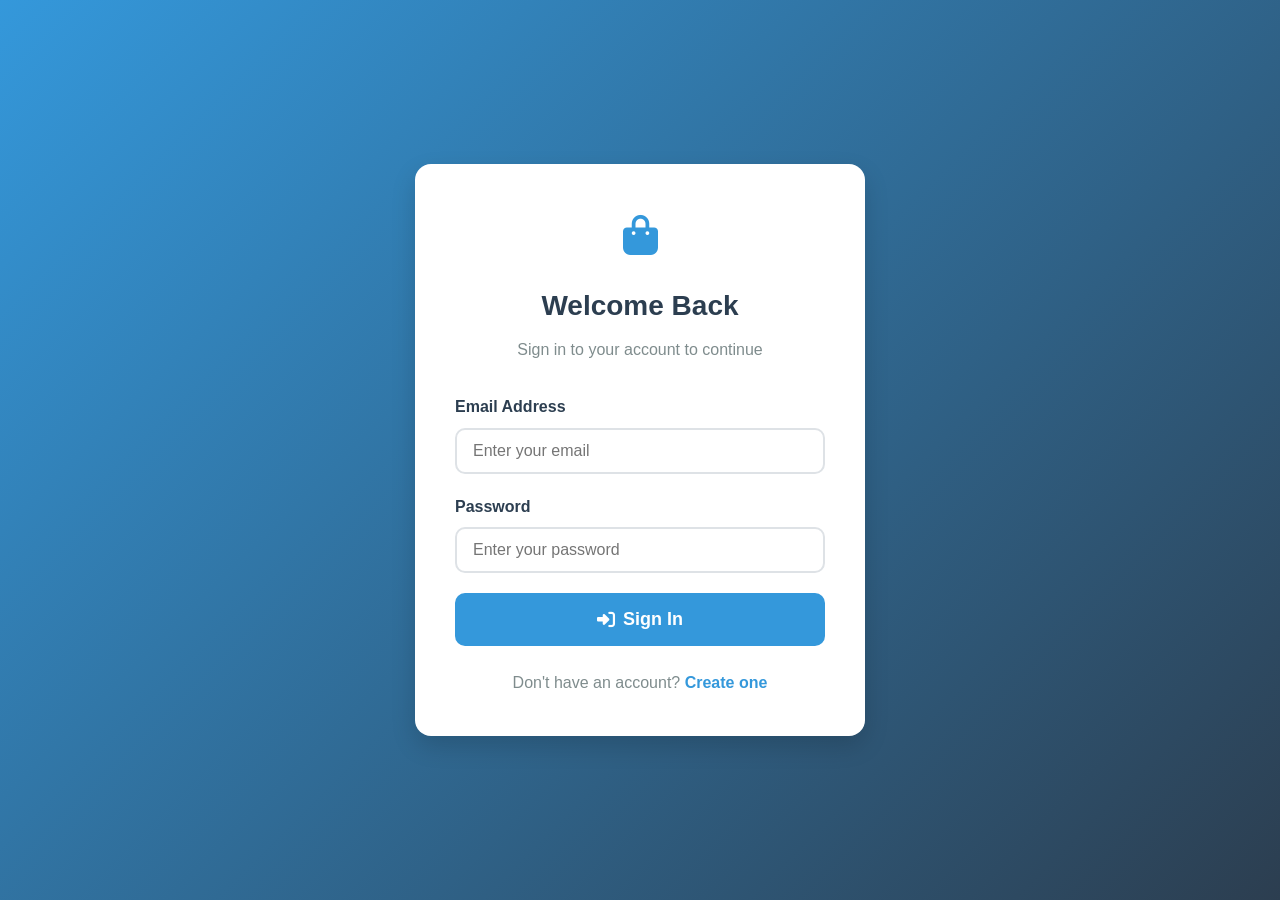
<file: admin.html>
<!DOCTYPE html>
<html lang="en">
<head>
  <meta charset="UTF-8">
  <meta name="viewport" content="width=device-width, initial-scale=1.0">
  <title>Admin Dashboard - ShopHub</title>
  <link rel="stylesheet" href="css/style.css">
  <link rel="stylesheet" href="https://cdnjs.cloudflare.com/ajax/libs/font-awesome/6.4.0/css/all.min.css">
</head>
<body>
  <!-- Navbar -->
  <nav class="navbar">
    <div class="navbar-container">
      <a href="index.html" class="navbar-brand">
        <i class="fas fa-shopping-bag"></i>
        <span>ShopHub</span>
      </a>

      <div class="navbar-search d-none">
        <i class="fas fa-search"></i>
        <input type="text" placeholder="Search...">
      </div>

      <button class="mobile-menu-btn">
        <i class="fas fa-bars"></i>
      </button>

      <div class="navbar-nav">
        <!-- Populated by JavaScript -->
      </div>
    </div>
  </nav>

  <!-- Admin Layout -->
  <div class="admin-layout">
    <!-- Sidebar -->
    <aside class="admin-sidebar">
      <h2 class="admin-sidebar-title">Admin Panel</h2>
      <nav class="admin-nav">
        <div class="admin-nav-item active" data-section="dashboard" onclick="showSection('dashboard')">
          <i class="fas fa-tachometer-alt"></i>
          <span>Dashboard</span>
        </div>
        <div class="admin-nav-item" data-section="products" onclick="showSection('products')">
          <i class="fas fa-box"></i>
          <span>Products</span>
        </div>
        <div class="admin-nav-item" data-section="categories" onclick="showSection('categories')">
          <i class="fas fa-tags"></i>
          <span>Categories</span>
        </div>
        <div class="admin-nav-item" data-section="orders" onclick="showSection('orders')">
          <i class="fas fa-shopping-cart"></i>
          <span>Orders</span>
        </div>
      </nav>
    </aside>

    <!-- Main Content -->
    <main class="admin-content">
      <!-- Dashboard Section -->
      <section id="dashboard-section" class="admin-section">
        <div class="admin-header">
          <h1 class="page-title">Dashboard</h1>
        </div>

        <div class="admin-stats" id="admin-stats">
          <div class="stat-card">
            <div class="stat-card-icon primary">
              <i class="fas fa-box"></i>
            </div>
            <div class="stat-card-value" id="total-products">0</div>
            <div class="stat-card-label">Total Products</div>
          </div>

          <div class="stat-card">
            <div class="stat-card-icon success">
              <i class="fas fa-tags"></i>
            </div>
            <div class="stat-card-value" id="total-categories">0</div>
            <div class="stat-card-label">Categories</div>
          </div>

          <div class="stat-card">
            <div class="stat-card-icon warning">
              <i class="fas fa-shopping-cart"></i>
            </div>
            <div class="stat-card-value" id="total-orders">0</div>
            <div class="stat-card-label">Total Orders</div>
          </div>

          <div class="stat-card">
            <div class="stat-card-icon danger">
              <i class="fas fa-clock"></i>
            </div>
            <div class="stat-card-value" id="pending-orders">0</div>
            <div class="stat-card-label">Pending Orders</div>
          </div>
        </div>

        <!-- Recent Orders -->
        <div class="table-container">
          <div class="table-header">
            <h3 class="table-title">Recent Orders</h3>
            <button class="btn btn-sm btn-outline" onclick="showSection('orders')">
              View All
            </button>
          </div>
          <table class="table">
            <thead>
              <tr>
                <th>Order ID</th>
                <th>Customer</th>
                <th>Total</th>
                <th>Status</th>
                <th>Date</th>
              </tr>
            </thead>
            <tbody id="recent-orders-table">
              <!-- Loaded by JavaScript -->
            </tbody>
          </table>
        </div>
      </section>

      <!-- Products Section -->
      <section id="products-section" class="admin-section d-none">
        <div class="admin-header">
          <h1 class="page-title">Products</h1>
          <button class="btn btn-primary" onclick="openProductModal()">
            <i class="fas fa-plus"></i>
            Add Product
          </button>
        </div>

        <div class="table-container">
          <table class="table">
            <thead>
              <tr>
                <th>ID</th>
                <th>Image</th>
                <th>Name</th>
                <th>Price</th>
                <th>Stock</th>
                <th>Category</th>
                <th>Actions</th>
              </tr>
            </thead>
            <tbody id="products-table">
              <!-- Loaded by JavaScript -->
            </tbody>
          </table>
        </div>
      </section>

      <!-- Categories Section -->
      <section id="categories-section" class="admin-section d-none">
        <div class="admin-header">
          <h1 class="page-title">Categories</h1>
          <button class="btn btn-primary" onclick="openCategoryModal()">
            <i class="fas fa-plus"></i>
            Add Category
          </button>
        </div>

        <div class="table-container">
          <table class="table">
            <thead>
              <tr>
                <th>ID</th>
                <th>Name</th>
                <th>Description</th>
                <th>Products</th>
                <th>Actions</th>
              </tr>
            </thead>
            <tbody id="categories-table">
              <!-- Loaded by JavaScript -->
            </tbody>
          </table>
        </div>
      </section>

      <!-- Orders Section -->
      <section id="orders-section" class="admin-section d-none">
        <div class="admin-header">
          <h1 class="page-title">Orders</h1>
        </div>

        <div class="table-container">
          <table class="table">
            <thead>
              <tr>
                <th>Order ID</th>
                <th>Customer</th>
                <th>Items</th>
                <th>Total</th>
                <th>Status</th>
                <th>Date</th>
                <th>Actions</th>
              </tr>
            </thead>
            <tbody id="orders-table">
              <!-- Loaded by JavaScript -->
            </tbody>
          </table>
        </div>
      </section>
    </main>
  </div>

  <!-- Product Modal -->
  <div class="modal-overlay" id="product-modal">
    <div class="modal">
      <div class="modal-header">
        <h3 class="modal-title" id="product-modal-title">Add Product</h3>
        <button class="modal-close" onclick="closeModal('product-modal')">
          <i class="fas fa-times"></i>
        </button>
      </div>
      <div class="modal-body">
        <form id="product-form">
          <input type="hidden" id="product-id">
          
          <div class="form-group">
            <label class="form-label" for="product-name">Product Name</label>
            <input type="text" id="product-name" class="form-control" required>
          </div>

          <div class="form-group">
            <label class="form-label" for="product-description">Description</label>
            <textarea id="product-description" class="form-control" rows="3"></textarea>
          </div>

          <div class="form-group">
            <label class="form-label" for="product-price">Price ($)</label>
            <input type="number" id="product-price" class="form-control" step="0.01" min="0" required>
          </div>

          <div class="form-group">
            <label class="form-label" for="product-stock">Stock</label>
            <input type="number" id="product-stock" class="form-control" min="0" required>
          </div>

          <div class="form-group">
            <label class="form-label" for="product-category">Category</label>
            <select id="product-category" class="form-control" required>
              <option value="">Select a category</option>
              <!-- Options loaded by JavaScript -->
            </select>
          </div>

          <div class="form-group">
            <label class="form-label" for="product-image">Image URL</label>
            <input type="url" id="product-image" class="form-control" placeholder="https://example.com/image.jpg">
          </div>
        </form>
      </div>
      <div class="modal-footer">
        <button type="button" class="btn btn-secondary" onclick="closeModal('product-modal')">Cancel</button>
        <button type="button" class="btn btn-primary" id="save-product-btn" onclick="saveProduct()">
          <i class="fas fa-save"></i>
          Save Product
        </button>
      </div>
    </div>
  </div>

  <!-- Category Modal -->
  <div class="modal-overlay" id="category-modal">
    <div class="modal">
      <div class="modal-header">
        <h3 class="modal-title" id="category-modal-title">Add Category</h3>
        <button class="modal-close" onclick="closeModal('category-modal')">
          <i class="fas fa-times"></i>
        </button>
      </div>
      <div class="modal-body">
        <form id="category-form">
          <input type="hidden" id="category-id">
          
          <div class="form-group">
            <label class="form-label" for="category-name">Category Name</label>
            <input type="text" id="category-name" class="form-control" required>
          </div>

          <div class="form-group">
            <label class="form-label" for="category-description">Description</label>
            <textarea id="category-description" class="form-control" rows="3"></textarea>
          </div>
        </form>
      </div>
      <div class="modal-footer">
        <button type="button" class="btn btn-secondary" onclick="closeModal('category-modal')">Cancel</button>
        <button type="button" class="btn btn-primary" id="save-category-btn" onclick="saveCategory()">
          <i class="fas fa-save"></i>
          Save Category
        </button>
      </div>
    </div>
  </div>

  <script src="js/app.js"></script>
  <script>
    // Data storage
    let products = [];
    let categories = [];
    let orders = [];
    let currentSection = 'dashboard';

    // Initialize page
    document.addEventListener('DOMContentLoaded', async () => {
      if (!requireAdmin()) return;
      await loadAllData();
    });

    async function loadAllData() {
      showLoading();

      try {
        // Load all data in parallel
        const [productsData, categoriesData, ordersData] = await Promise.all([
          fetchProducts(1, 100),
          fetchCategories(),
          fetchAllOrders().catch(() => [])
        ]);

        // Handle different response structures
        if (Array.isArray(productsData)) {
          products = productsData;
        } else if (productsData.items) {
          products = productsData.items;
        } else if (productsData.products) {
          products = productsData.products;
        } else {
          products = [];
        }

        categories = categoriesData || [];

        if (Array.isArray(ordersData)) {
          orders = ordersData;
        } else if (ordersData.items) {
          orders = ordersData.items;
        } else if (ordersData.orders) {
          orders = ordersData.orders;
        } else {
          orders = [];
        }

        renderDashboard();
        renderProducts();
        renderCategories();
        renderOrders();
        populateCategorySelect();
      } catch (error) {
        showToast('error', 'Error', error.message);
      } finally {
        hideLoading();
      }
    }

    // Section Navigation
    function showSection(section) {
      currentSection = section;

      // Update nav items
      document.querySelectorAll('.admin-nav-item').forEach(item => {
        item.classList.toggle('active', item.dataset.section === section);
      });

      // Update sections
      document.querySelectorAll('.admin-section').forEach(sec => {
        sec.classList.add('d-none');
      });
      document.getElementById(`${section}-section`).classList.remove('d-none');
    }

    // Dashboard
    function renderDashboard() {
      document.getElementById('total-products').textContent = products.length;
      document.getElementById('total-categories').textContent = categories.length;
      document.getElementById('total-orders').textContent = orders.length;
      
      const pendingOrders = orders.filter(o => o.status.toLowerCase() === 'pending').length;
      document.getElementById('pending-orders').textContent = pendingOrders;

      // Recent orders
      const recentOrders = orders.slice(0, 5);
      document.getElementById('recent-orders-table').innerHTML = recentOrders.map(order => `
        <tr>
          <td>#${order.id}</td>
          <td>${order.user?.email || order.user_email || 'N/A'}</td>
          <td>${formatCurrency(order.total_amount || order.total)}</td>
          <td><span class="order-status ${getStatusClass(order.status)}">${order.status}</span></td>
          <td>${formatDate(order.created_at)}</td>
        </tr>
      `).join('') || '<tr><td colspan="5" class="text-center text-muted">No orders yet</td></tr>';
    }

    // Products
    function renderProducts() {
      document.getElementById('products-table').innerHTML = products.map(product => `
        <tr>
          <td>${product.id}</td>
          <td>
            <img src="${product.image_url || 'https://via.placeholder.com/50x50?text=No+Image'}" 
                 alt="${product.name}" 
                 style="width: 50px; height: 50px; object-fit: cover; border-radius: 4px;"
                 onerror="this.src='https://via.placeholder.com/50x50?text=No+Image'">
          </td>
          <td>${product.name}</td>
          <td>${formatCurrency(product.price)}</td>
          <td class="${product.stock < 10 ? 'text-danger fw-bold' : ''}">${product.stock}</td>
          <td>${product.category_name || 'N/A'}</td>
          <td>
            <div class="table-actions">
              <button class="action-btn edit" onclick="editProduct(${product.id})">
                <i class="fas fa-edit"></i>
              </button>
              <button class="action-btn delete" onclick="handleDeleteProduct(${product.id})">
                <i class="fas fa-trash"></i>
              </button>
            </div>
          </td>
        </tr>
      `).join('') || '<tr><td colspan="7" class="text-center text-muted">No products yet</td></tr>';
    }

    function populateCategorySelect() {
      const select = document.getElementById('product-category');
      select.innerHTML = '<option value="">Select a category</option>' +
        categories.map(c => `<option value="${c.id}">${c.name}</option>`).join('');
    }

    function openProductModal(product = null) {
      const modal = document.getElementById('product-modal');
      const title = document.getElementById('product-modal-title');
      
      if (product) {
        title.textContent = 'Edit Product';
        document.getElementById('product-id').value = product.id;
        document.getElementById('product-name').value = product.name;
        document.getElementById('product-description').value = product.description || '';
        document.getElementById('product-price').value = product.price;
        document.getElementById('product-stock').value = product.stock;
        document.getElementById('product-category').value = product.category_id || '';
        document.getElementById('product-image').value = product.image_url || '';
      } else {
        title.textContent = 'Add Product';
        document.getElementById('product-form').reset();
        document.getElementById('product-id').value = '';
      }

      openModal('product-modal');
    }

    function editProduct(productId) {
      const product = products.find(p => p.id === productId);
      if (product) {
        openProductModal(product);
      }
    }

    async function saveProduct() {
      const btn = document.getElementById('save-product-btn');
      setButtonLoading(btn, true);

      const productId = document.getElementById('product-id').value;
      const productData = {
        name: document.getElementById('product-name').value,
        description: document.getElementById('product-description').value,
        price: parseFloat(document.getElementById('product-price').value),
        stock: parseInt(document.getElementById('product-stock').value),
        category_id: parseInt(document.getElementById('product-category').value),
        image_url: document.getElementById('product-image').value || null,
      };

      try {
        if (productId) {
          await updateProduct(productId, productData);
          showToast('success', 'Product Updated', 'Product has been updated successfully.');
        } else {
          await createProduct(productData);
          showToast('success', 'Product Created', 'Product has been created successfully.');
        }

        closeModal('product-modal');
        await loadAllData();
      } catch (error) {
        showToast('error', 'Error', error.message);
      } finally {
        setButtonLoading(btn, false);
      }
    }

    async function handleDeleteProduct(productId) {
      if (await deleteProduct(productId)) {
        await loadAllData();
      }
    }

    // Categories
    function renderCategories() {
      document.getElementById('categories-table').innerHTML = categories.map(category => {
        const productCount = products.filter(p => p.category_id === category.id).length;
        return `
          <tr>
            <td>${category.id}</td>
            <td>${category.name}</td>
            <td>${category.description || '-'}</td>
            <td>${productCount}</td>
            <td>
              <div class="table-actions">
                <button class="action-btn edit" onclick="editCategory(${category.id})">
                  <i class="fas fa-edit"></i>
                </button>
                <button class="action-btn delete" onclick="handleDeleteCategory(${category.id})">
                  <i class="fas fa-trash"></i>
                </button>
              </div>
            </td>
          </tr>
        `;
      }).join('') || '<tr><td colspan="5" class="text-center text-muted">No categories yet</td></tr>';
    }

    function openCategoryModal(category = null) {
      const modal = document.getElementById('category-modal');
      const title = document.getElementById('category-modal-title');
      
      if (category) {
        title.textContent = 'Edit Category';
        document.getElementById('category-id').value = category.id;
        document.getElementById('category-name').value = category.name;
        document.getElementById('category-description').value = category.description || '';
      } else {
        title.textContent = 'Add Category';
        document.getElementById('category-form').reset();
        document.getElementById('category-id').value = '';
      }

      openModal('category-modal');
    }

    function editCategory(categoryId) {
      const category = categories.find(c => c.id === categoryId);
      if (category) {
        openCategoryModal(category);
      }
    }

    async function saveCategory() {
      const btn = document.getElementById('save-category-btn');
      setButtonLoading(btn, true);

      const categoryId = document.getElementById('category-id').value;
      const categoryData = {
        name: document.getElementById('category-name').value,
        description: document.getElementById('category-description').value,
      };

      try {
        if (categoryId) {
          await updateCategory(categoryId, categoryData);
          showToast('success', 'Category Updated', 'Category has been updated successfully.');
        } else {
          await createCategory(categoryData);
          showToast('success', 'Category Created', 'Category has been created successfully.');
        }

        closeModal('category-modal');
        await loadAllData();
      } catch (error) {
        showToast('error', 'Error', error.message);
      } finally {
        setButtonLoading(btn, false);
      }
    }

    async function handleDeleteCategory(categoryId) {
      if (await deleteCategory(categoryId)) {
        await loadAllData();
      }
    }

    // Orders
    function renderOrders() {
      document.getElementById('orders-table').innerHTML = orders.map(order => {
        const itemCount = order.items?.length || order.order_items?.length || 0;
        return `
          <tr>
            <td>#${order.id}</td>
            <td>${order.user?.email || order.user_email || 'N/A'}</td>
            <td>${itemCount} item${itemCount !== 1 ? 's' : ''}</td>
            <td>${formatCurrency(order.total_amount || order.total)}</td>
            <td>
              <select class="filter-select" style="min-width: 130px;" onchange="handleStatusChange(${order.id}, this.value)">
                <option value="pending" ${order.status === 'pending' ? 'selected' : ''}>Pending</option>
                <option value="processing" ${order.status === 'processing' ? 'selected' : ''}>Processing</option>
                <option value="shipped" ${order.status === 'shipped' ? 'selected' : ''}>Shipped</option>
                <option value="delivered" ${order.status === 'delivered' ? 'selected' : ''}>Delivered</option>
                <option value="cancelled" ${order.status === 'cancelled' ? 'selected' : ''}>Cancelled</option>
              </select>
            </td>
            <td>${formatDate(order.created_at)}</td>
            <td>
              <a href="order-details.html?id=${order.id}" class="action-btn edit">
                <i class="fas fa-eye"></i>
              </a>
            </td>
          </tr>
        `;
      }).join('') || '<tr><td colspan="7" class="text-center text-muted">No orders yet</td></tr>';
    }

    async function handleStatusChange(orderId, status) {
      if (await updateOrderStatus(orderId, status)) {
        // Update local data
        const order = orders.find(o => o.id === orderId);
        if (order) {
          order.status = status;
          renderDashboard();
        }
      }
    }
  </script>
</body>
</html>
</file>
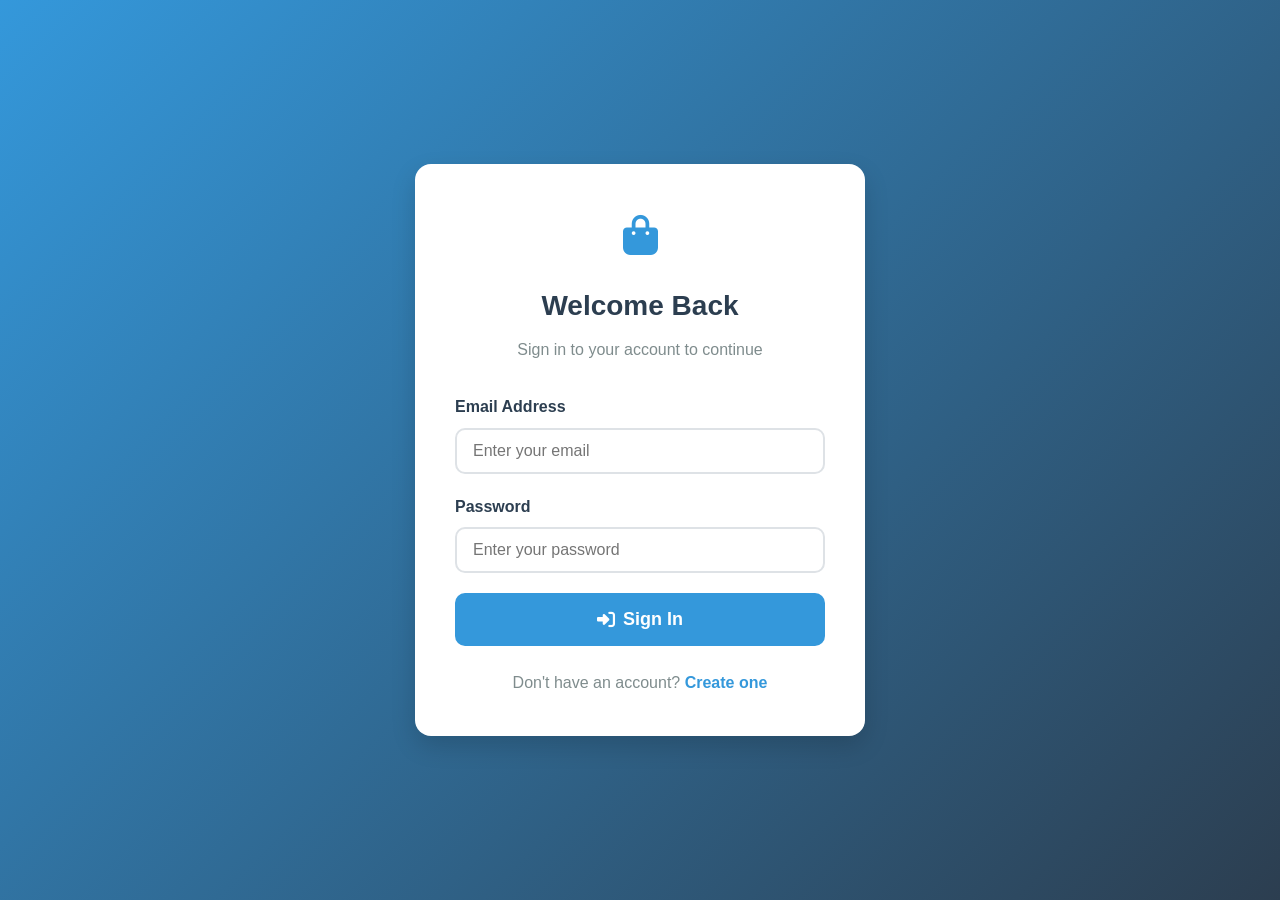
<file: cart.html>
<!DOCTYPE html>
<html lang="en">
<head>
  <meta charset="UTF-8">
  <meta name="viewport" content="width=device-width, initial-scale=1.0">
  <title>Shopping Cart - ShopHub</title>
  <link rel="stylesheet" href="css/style.css">
  <link rel="stylesheet" href="https://cdnjs.cloudflare.com/ajax/libs/font-awesome/6.4.0/css/all.min.css">
</head>
<body>
  <!-- Navbar -->
  <nav class="navbar">
    <div class="navbar-container">
      <a href="index.html" class="navbar-brand">
        <i class="fas fa-shopping-bag"></i>
        <span>ShopHub</span>
      </a>

      <div class="navbar-search">
        <i class="fas fa-search"></i>
        <input type="text" placeholder="Search products...">
      </div>

      <button class="mobile-menu-btn">
        <i class="fas fa-bars"></i>
      </button>

      <div class="navbar-nav">
        <!-- Populated by JavaScript -->
      </div>
    </div>
  </nav>

  <!-- Main Content -->
  <main class="container">
    <div class="page-header">
      <h1 class="page-title">Shopping Cart</h1>
      <p class="page-subtitle" id="cart-info">Review and manage your cart items</p>
    </div>

    <!-- Cart Content -->
    <div class="cart-layout" id="cart-content">
      <!-- Cart Items -->
      <div class="cart-items" id="cart-items">
        <!-- Items loaded by JavaScript -->
      </div>

      <!-- Cart Summary -->
      <div class="cart-summary" id="cart-summary">
        <h3 class="cart-summary-title">Order Summary</h3>
        
        <div class="cart-summary-row">
          <span class="cart-summary-label">Subtotal</span>
          <span class="cart-summary-value" id="subtotal">$0.00</span>
        </div>
        
        <div class="cart-summary-row">
          <span class="cart-summary-label">Shipping</span>
          <span class="cart-summary-value" id="shipping">Free</span>
        </div>
        
        <div class="cart-summary-row">
          <span class="cart-summary-label">Tax (10%)</span>
          <span class="cart-summary-value" id="tax">$0.00</span>
        </div>

        <div class="cart-summary-total">
          <span class="cart-summary-label">Total</span>
          <span class="cart-summary-value" id="total">$0.00</span>
        </div>

        <button class="btn btn-primary btn-lg btn-block mt-3" id="checkout-btn" onclick="checkout()">
          <i class="fas fa-credit-card"></i>
          Proceed to Checkout
        </button>

        <button class="btn btn-outline btn-block mt-2" onclick="clearCartItems()">
          <i class="fas fa-trash"></i>
          Clear Cart
        </button>

        <a href="index.html" class="btn btn-secondary btn-block mt-2">
          <i class="fas fa-arrow-left"></i>
          Continue Shopping
        </a>
      </div>
    </div>

    <!-- Empty Cart State -->
    <div class="empty-cart d-none" id="empty-cart">
      <i class="fas fa-shopping-cart"></i>
      <h3>Your cart is empty</h3>
      <p>Looks like you haven't added any items to your cart yet.</p>
      <a href="index.html" class="btn btn-primary btn-lg">
        <i class="fas fa-shopping-bag"></i>
        Start Shopping
      </a>
    </div>
  </main>

  <script src="js/app.js"></script>
  <script>
    let cartData = null;

    // Initialize page
    document.addEventListener('DOMContentLoaded', async () => {
      if (!requireAuth()) return;
      await loadCart();
    });

    async function loadCart() {
      showLoading();

      try {
        cartData = await fetchCart();
        renderCart();
      } catch (error) {
        showToast('error', 'Error', error.message);
      } finally {
        hideLoading();
      }
    }

    function renderCart() {
      const cartContent = document.getElementById('cart-content');
      const emptyCart = document.getElementById('empty-cart');
      const cartItems = document.getElementById('cart-items');
      const cartInfo = document.getElementById('cart-info');

      const items = cartData?.items || [];

      if (items.length === 0) {
        cartContent.classList.add('d-none');
        emptyCart.classList.remove('d-none');
        return;
      }

      cartContent.classList.remove('d-none');
      emptyCart.classList.add('d-none');

      // Update cart info
      cartInfo.textContent = `You have ${items.length} item${items.length > 1 ? 's' : ''} in your cart`;

      // Render cart items
      cartItems.innerHTML = items.map(item => `
        <div class="cart-item" data-item-id="${item.id}">
          <img src="${item.product?.image_url || item.image_url || 'https://via.placeholder.com/100x100?text=No+Image'}" 
               alt="${item.product?.name || item.name}" 
               class="cart-item-image"
               onerror="this.src='https://via.placeholder.com/100x100?text=No+Image'">
          
          <div class="cart-item-details">
            <h4 class="cart-item-name">${item.product?.name || item.name}</h4>
            <p class="cart-item-price">${formatCurrency(item.product?.price || item.price)}</p>
          </div>

          <div class="cart-item-quantity">
            <button class="quantity-btn" onclick="updateQuantity(${item.id}, ${item.quantity - 1})">
              <i class="fas fa-minus"></i>
            </button>
            <input type="number" 
                   class="quantity-input" 
                   value="${item.quantity}" 
                   min="1" 
                   max="${item.product?.stock || 99}"
                   onchange="updateQuantity(${item.id}, this.value)">
            <button class="quantity-btn" onclick="updateQuantity(${item.id}, ${item.quantity + 1})">
              <i class="fas fa-plus"></i>
            </button>
          </div>

          <div class="cart-item-subtotal">
            <span class="cart-item-subtotal-label">Subtotal</span>
            <span class="cart-item-subtotal-value">${formatCurrency((item.product?.price || item.price) * item.quantity)}</span>
          </div>

          <button class="cart-item-remove" onclick="removeItem(${item.id})">
            <i class="fas fa-trash-alt"></i>
          </button>
        </div>
      `).join('');

      // Update summary
      updateSummary(items);
    }

    function updateSummary(items) {
      const subtotal = items.reduce((sum, item) => {
        const price = item.product?.price || item.price;
        return sum + (price * item.quantity);
      }, 0);

      const tax = subtotal * 0.10;
      const total = subtotal + tax;

      document.getElementById('subtotal').textContent = formatCurrency(subtotal);
      document.getElementById('tax').textContent = formatCurrency(tax);
      document.getElementById('total').textContent = formatCurrency(total);

      // Disable checkout button if cart is empty
      const checkoutBtn = document.getElementById('checkout-btn');
      checkoutBtn.disabled = items.length === 0;
    }

    async function updateQuantity(itemId, newQuantity) {
      const quantity = parseInt(newQuantity);

      if (quantity < 1) {
        removeItem(itemId);
        return;
      }

      if (await updateCartItem(itemId, quantity)) {
        await loadCart();
      }
    }

    async function removeItem(itemId) {
      if (await removeCartItem(itemId)) {
        await loadCart();
      }
    }

    async function clearCartItems() {
      if (await clearCart()) {
        await loadCart();
      }
    }

    async function checkout() {
      const checkoutBtn = document.getElementById('checkout-btn');
      setButtonLoading(checkoutBtn, true);

      try {
        const order = await createOrder();
        if (order) {
          setTimeout(() => {
            window.location.href = `order-details.html?id=${order.id}`;
          }, 1000);
        }
      } finally {
        setButtonLoading(checkoutBtn, false);
      }
    }
  </script>
</body>
</html>
</file>
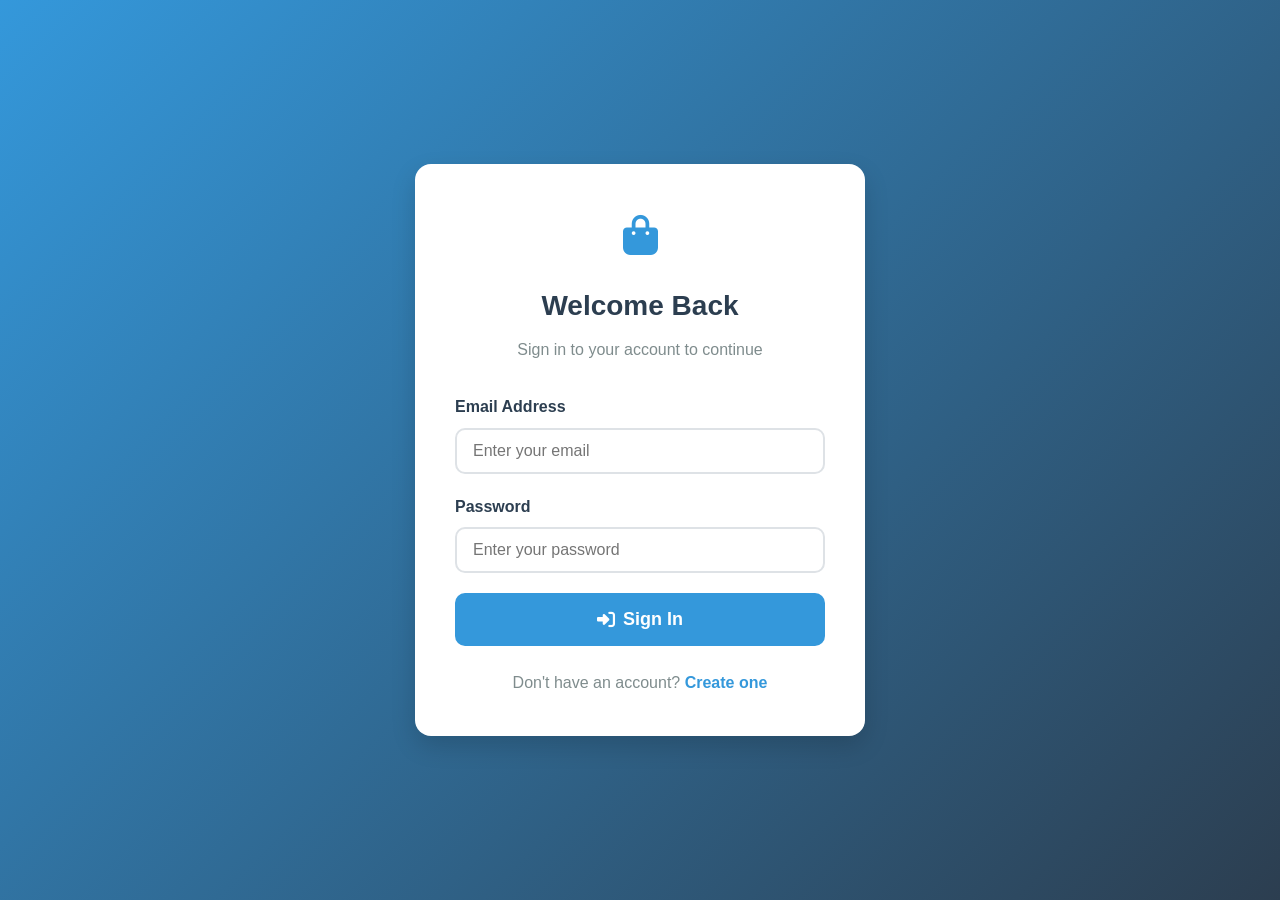
<file: login.html>
<!DOCTYPE html>
<html lang="en">
<head>
  <meta charset="UTF-8">
  <meta name="viewport" content="width=device-width, initial-scale=1.0">
  <title>Login - ShopHub</title>
  <link rel="stylesheet" href="css/style.css">
  <link rel="stylesheet" href="https://cdnjs.cloudflare.com/ajax/libs/font-awesome/6.4.0/css/all.min.css">
</head>
<body>
  <div class="auth-container">
    <div class="auth-card">
      <div class="auth-header">
        <div class="auth-logo">
          <i class="fas fa-shopping-bag"></i>
        </div>
        <h1 class="auth-title">Welcome Back</h1>
        <p class="auth-subtitle">Sign in to your account to continue</p>
      </div>

      <form id="login-form">
        <div class="form-group">
          <label class="form-label" for="email">Email Address</label>
          <input type="email" 
                 id="email" 
                 class="form-control" 
                 placeholder="Enter your email"
                 required>
        </div>

        <div class="form-group">
          <label class="form-label" for="password">Password</label>
          <input type="password" 
                 id="password" 
                 class="form-control" 
                 placeholder="Enter your password"
                 required>
        </div>

        <button type="submit" class="btn btn-primary btn-lg btn-block" id="login-btn">
          <i class="fas fa-sign-in-alt"></i>
          Sign In
        </button>
      </form>

      <div class="auth-footer">
        <p>Don't have an account? <a href="register.html">Create one</a></p>
      </div>
    </div>
  </div>

  <script src="js/app.js"></script>
  <script>
    // Check if already logged in
    if (isLoggedIn()) {
      window.location.href = 'index.html';
    }

    // Handle login form submission
    document.getElementById('login-form').addEventListener('submit', async (e) => {
      e.preventDefault();

      const email = document.getElementById('email').value;
      const password = document.getElementById('password').value;
      const submitBtn = document.getElementById('login-btn');

      setButtonLoading(submitBtn, true);

      try {
        const user = await login(email, password);
        showToast('success', 'Login Successful', `Welcome back, ${user.full_name || user.email}!`);
        
        setTimeout(() => {
          // Redirect admin to admin page, others to home
          if (user.role === 'admin') {
            window.location.href = 'admin.html';
          } else {
            window.location.href = 'index.html';
          }
        }, 1000);
      } catch (error) {
        showToast('error', 'Login Failed', error.message);
        setButtonLoading(submitBtn, false);
      }
    });
  </script>
</body>
</html>
</file>
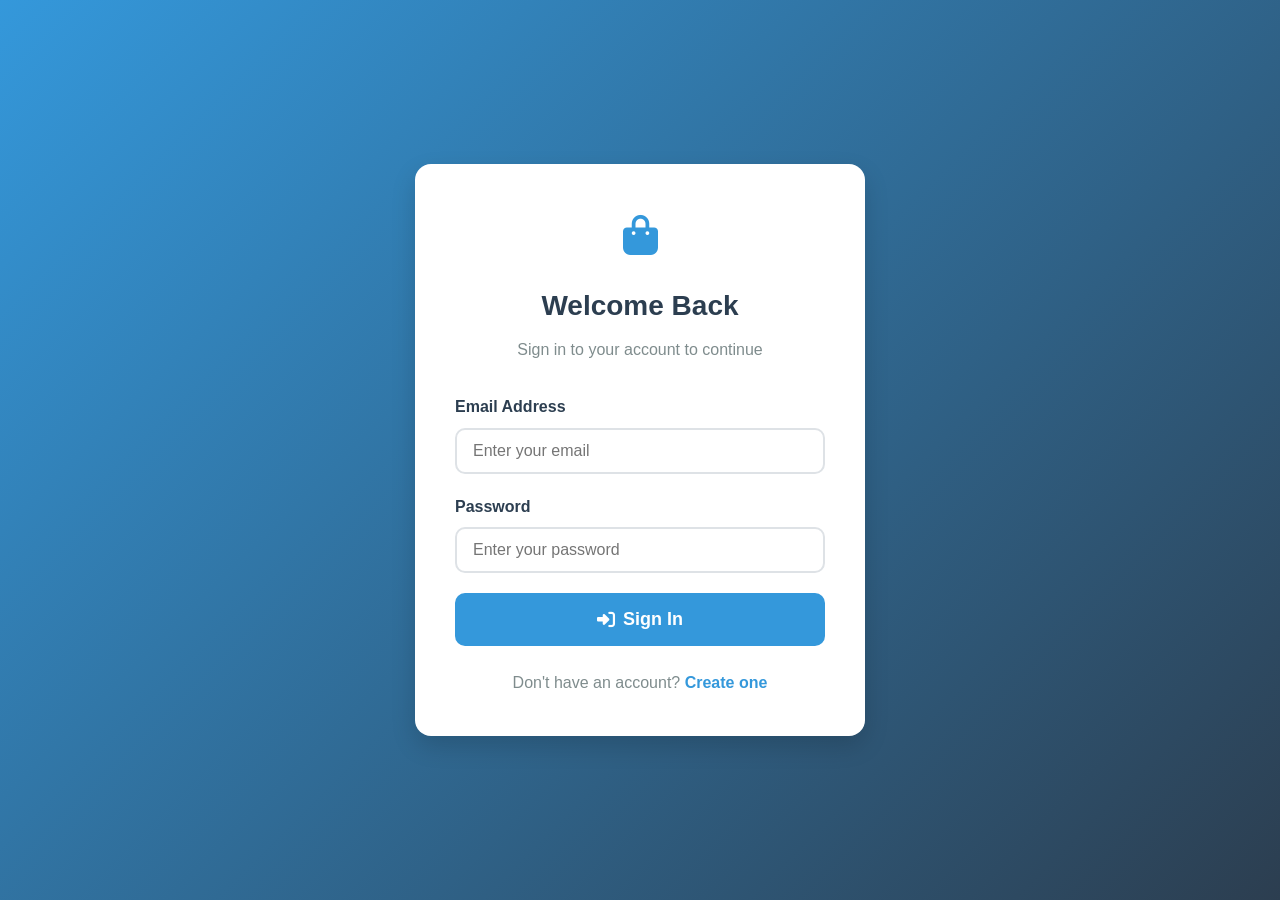
<file: order-details.html>
<!DOCTYPE html>
<html lang="en">
<head>
  <meta charset="UTF-8">
  <meta name="viewport" content="width=device-width, initial-scale=1.0">
  <title>Order Details - ShopHub</title>
  <link rel="stylesheet" href="css/style.css">
  <link rel="stylesheet" href="https://cdnjs.cloudflare.com/ajax/libs/font-awesome/6.4.0/css/all.min.css">
</head>
<body>
  <!-- Navbar -->
  <nav class="navbar">
    <div class="navbar-container">
      <a href="index.html" class="navbar-brand">
        <i class="fas fa-shopping-bag"></i>
        <span>ShopHub</span>
      </a>

      <div class="navbar-search">
        <i class="fas fa-search"></i>
        <input type="text" placeholder="Search products...">
      </div>

      <button class="mobile-menu-btn">
        <i class="fas fa-bars"></i>
      </button>

      <div class="navbar-nav">
        <!-- Populated by JavaScript -->
      </div>
    </div>
  </nav>

  <!-- Main Content -->
  <main class="container">
    <div class="page-header">
      <a href="orders.html" class="btn btn-outline btn-sm mb-2">
        <i class="fas fa-arrow-left"></i>
        Back to Orders
      </a>
      <h1 class="page-title" id="order-title">Order Details</h1>
      <p class="page-subtitle" id="order-date"></p>
    </div>

    <!-- Order Details Layout -->
    <div class="order-details-layout" id="order-content">
      <!-- Order Items -->
      <div class="order-items-section">
        <h3>Order Items</h3>
        <div id="order-items">
          <!-- Items loaded by JavaScript -->
        </div>
      </div>

      <!-- Order Sidebar -->
      <div class="order-sidebar">
        <!-- Order Summary -->
        <div class="order-summary-card">
          <h3>Order Summary</h3>
          
          <div class="cart-summary-row">
            <span class="cart-summary-label">Status</span>
            <span class="order-status" id="order-status"></span>
          </div>

          <div class="cart-summary-row">
            <span class="cart-summary-label">Subtotal</span>
            <span class="cart-summary-value" id="subtotal">$0.00</span>
          </div>
          
          <div class="cart-summary-row">
            <span class="cart-summary-label">Shipping</span>
            <span class="cart-summary-value">Free</span>
          </div>
          
          <div class="cart-summary-row">
            <span class="cart-summary-label">Tax</span>
            <span class="cart-summary-value" id="tax">$0.00</span>
          </div>

          <div class="cart-summary-total">
            <span class="cart-summary-label">Total</span>
            <span class="cart-summary-value" id="total">$0.00</span>
          </div>
        </div>

        <!-- Order Tracking -->
        <div class="order-tracking-card">
          <h3>Order Tracking</h3>
          <div class="tracking-timeline" id="tracking-timeline">
            <!-- Tracking items loaded by JavaScript -->
          </div>
        </div>
      </div>
    </div>

    <!-- Error State -->
    <div class="empty-state d-none" id="error-state">
      <i class="fas fa-exclamation-circle"></i>
      <h3>Order not found</h3>
      <p>We couldn't find the order you're looking for.</p>
      <a href="orders.html" class="btn btn-primary btn-lg">
        <i class="fas fa-arrow-left"></i>
        Back to Orders
      </a>
    </div>
  </main>

  <script src="js/app.js"></script>
  <script>
    let orderData = null;
    let trackingData = null;

    // Initialize page
    document.addEventListener('DOMContentLoaded', async () => {
      if (!requireAuth()) return;

      const orderId = getUrlParam('id');
      if (!orderId) {
        showError();
        return;
      }

      await loadOrder(orderId);
    });

    async function loadOrder(orderId) {
      showLoading();

      try {
        // Load order details and tracking in parallel
        const [order, tracking] = await Promise.all([
          fetchOrder(orderId),
          trackOrder(orderId).catch(() => null)
        ]);

        orderData = order;
        trackingData = tracking;
        renderOrder();
      } catch (error) {
        showToast('error', 'Error', error.message);
        showError();
      } finally {
        hideLoading();
      }
    }

    function renderOrder() {
      const orderContent = document.getElementById('order-content');
      const errorState = document.getElementById('error-state');

      if (!orderData) {
        showError();
        return;
      }

      orderContent.classList.remove('d-none');
      errorState.classList.add('d-none');

      // Update header
      document.getElementById('order-title').textContent = `Order #${orderData.id}`;
      document.getElementById('order-date').textContent = `Placed on ${formatDate(orderData.created_at)}`;

      // Update status
      const statusEl = document.getElementById('order-status');
      statusEl.textContent = orderData.status;
      statusEl.className = `order-status ${getStatusClass(orderData.status)}`;

      // Render order items
      const items = orderData.items || orderData.order_items || [];
      document.getElementById('order-items').innerHTML = items.map(item => `
        <div class="order-item">
          <img src="${item.product?.image_url || item.image_url || 'https://via.placeholder.com/80x80?text=No+Image'}" 
               alt="${item.product?.name || item.name}" 
               class="order-item-image"
               onerror="this.src='https://via.placeholder.com/80x80?text=No+Image'">
          
          <div class="order-item-details">
            <h4 class="order-item-name">${item.product?.name || item.name}</h4>
            <p class="order-item-price">${formatCurrency(item.price)} each</p>
          </div>

          <div class="order-item-quantity">
            x${item.quantity}
          </div>

          <div class="order-item-subtotal">
            ${formatCurrency(item.price * item.quantity)}
          </div>
        </div>
      `).join('');

      // Update summary
      const subtotal = items.reduce((sum, item) => sum + (item.price * item.quantity), 0);
      const tax = subtotal * 0.10;
      const total = orderData.total_amount || orderData.total || (subtotal + tax);

      document.getElementById('subtotal').textContent = formatCurrency(subtotal);
      document.getElementById('tax').textContent = formatCurrency(tax);
      document.getElementById('total').textContent = formatCurrency(total);

      // Render tracking
      renderTracking();
    }

    function renderTracking() {
      const timeline = document.getElementById('tracking-timeline');
      
      // Default tracking statuses
      const defaultStatuses = [
        { status: 'Order Placed', date: orderData.created_at },
        { status: 'Processing', date: null },
        { status: 'Shipped', date: null },
        { status: 'Delivered', date: null }
      ];

      // Use tracking data if available, otherwise use defaults
      const trackingItems = trackingData?.updates || defaultStatuses;

      // Determine current status index
      const statusOrder = ['pending', 'processing', 'shipped', 'delivered'];
      const currentStatusIndex = statusOrder.indexOf(orderData.status.toLowerCase());

      timeline.innerHTML = trackingItems.map((item, index) => {
        const isCompleted = index < currentStatusIndex + 1;
        const isCurrent = index === currentStatusIndex;

        return `
          <div class="tracking-item ${isCompleted ? 'completed' : ''} ${isCurrent ? 'current' : ''}">
            <div class="tracking-status">${item.status}</div>
            <div class="tracking-date">
              ${item.date ? formatDate(item.date) : (isCompleted || isCurrent ? 'In Progress' : 'Pending')}
            </div>
          </div>
        `;
      }).join('');
    }

    function showError() {
      document.getElementById('order-content').classList.add('d-none');
      document.getElementById('error-state').classList.remove('d-none');
    }
  </script>
</body>
</html>
</file>
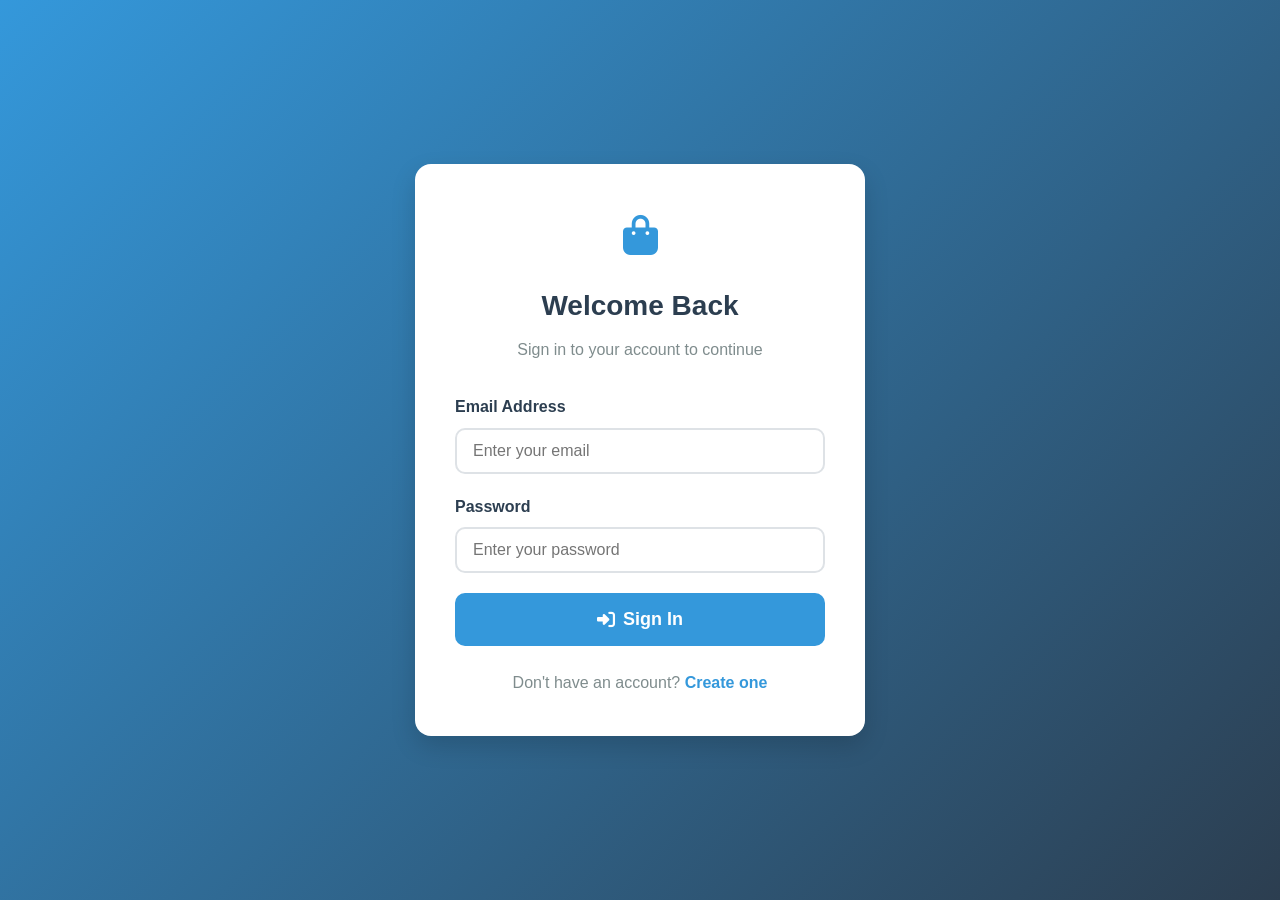
<file: orders.html>
<!DOCTYPE html>
<html lang="en">
<head>
  <meta charset="UTF-8">
  <meta name="viewport" content="width=device-width, initial-scale=1.0">
  <title>My Orders - ShopHub</title>
  <link rel="stylesheet" href="css/style.css">
  <link rel="stylesheet" href="https://cdnjs.cloudflare.com/ajax/libs/font-awesome/6.4.0/css/all.min.css">
</head>
<body>
  <!-- Navbar -->
  <nav class="navbar">
    <div class="navbar-container">
      <a href="index.html" class="navbar-brand">
        <i class="fas fa-shopping-bag"></i>
        <span>ShopHub</span>
      </a>

      <div class="navbar-search">
        <i class="fas fa-search"></i>
        <input type="text" placeholder="Search products...">
      </div>

      <button class="mobile-menu-btn">
        <i class="fas fa-bars"></i>
      </button>

      <div class="navbar-nav">
        <!-- Populated by JavaScript -->
      </div>
    </div>
  </nav>

  <!-- Main Content -->
  <main class="container">
    <div class="page-header">
      <h1 class="page-title">My Orders</h1>
      <p class="page-subtitle" id="orders-info">Track and manage your orders</p>
    </div>

    <!-- Orders List -->
    <div class="orders-list" id="orders-list">
      <!-- Orders loaded by JavaScript -->
    </div>

    <!-- Empty State -->
    <div class="empty-state d-none" id="empty-state">
      <i class="fas fa-box-open"></i>
      <h3>No orders yet</h3>
      <p>You haven't placed any orders yet. Start shopping to see your orders here.</p>
      <a href="index.html" class="btn btn-primary btn-lg">
        <i class="fas fa-shopping-bag"></i>
        Start Shopping
      </a>
    </div>
  </main>

  <script src="js/app.js"></script>
  <script>
    // Initialize page
    document.addEventListener('DOMContentLoaded', async () => {
      if (!requireAuth()) return;
      await loadOrders();
    });

    async function loadOrders() {
      showLoading();

      try {
        const orders = await fetchOrders();
        renderOrders(orders);
      } catch (error) {
        showToast('error', 'Error', error.message);
      } finally {
        hideLoading();
      }
    }

    function renderOrders(orders) {
      const ordersList = document.getElementById('orders-list');
      const emptyState = document.getElementById('empty-state');
      const ordersInfo = document.getElementById('orders-info');

      // Handle both array response and object with items property
      const ordersArray = Array.isArray(orders) ? orders : (orders?.items || orders?.orders || []);

      if (ordersArray.length === 0) {
        ordersList.classList.add('d-none');
        emptyState.classList.remove('d-none');
        return;
      }

      ordersList.classList.remove('d-none');
      emptyState.classList.add('d-none');

      ordersInfo.textContent = `You have ${ordersArray.length} order${ordersArray.length > 1 ? 's' : ''}`;

      ordersList.innerHTML = ordersArray.map(order => `
        <div class="order-card">
          <div class="order-header">
            <div class="order-info">
              <h3>Order #${order.id}</h3>
              <p class="order-date">${formatDate(order.created_at)}</p>
            </div>
            <span class="order-status ${getStatusClass(order.status)}">${order.status}</span>
          </div>
          
          <div class="order-footer">
            <div class="order-total">
              Total: ${formatCurrency(order.total_amount || order.total)}
            </div>
            <a href="order-details.html?id=${order.id}" class="btn btn-primary btn-sm">
              <i class="fas fa-eye"></i>
              View Details
            </a>
          </div>
        </div>
      `).join('');
    }
  </script>
</body>
</html>
</file>
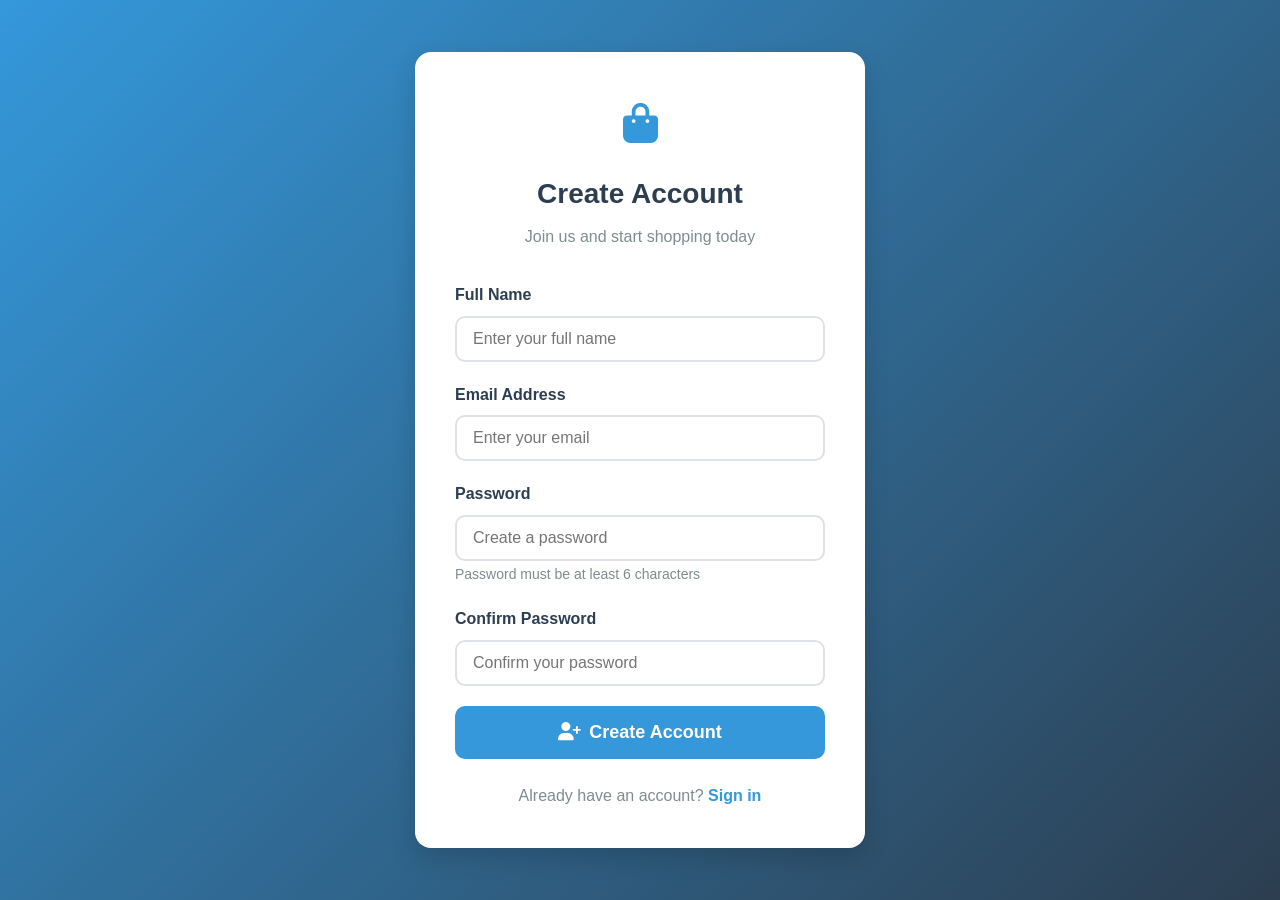
<file: register.html>
<!DOCTYPE html>
<html lang="en">
<head>
  <meta charset="UTF-8">
  <meta name="viewport" content="width=device-width, initial-scale=1.0">
  <title>Register - ShopHub</title>
  <link rel="stylesheet" href="css/style.css">
  <link rel="stylesheet" href="https://cdnjs.cloudflare.com/ajax/libs/font-awesome/6.4.0/css/all.min.css">
</head>
<body>
  <div class="auth-container">
    <div class="auth-card">
      <div class="auth-header">
        <div class="auth-logo">
          <i class="fas fa-shopping-bag"></i>
        </div>
        <h1 class="auth-title">Create Account</h1>
        <p class="auth-subtitle">Join us and start shopping today</p>
      </div>

      <form id="register-form">
        <div class="form-group">
          <label class="form-label" for="fullName">Full Name</label>
          <input type="text" 
                 id="fullName" 
                 class="form-control" 
                 placeholder="Enter your full name"
                 required>
        </div>

        <div class="form-group">
          <label class="form-label" for="email">Email Address</label>
          <input type="email" 
                 id="email" 
                 class="form-control" 
                 placeholder="Enter your email"
                 required>
        </div>

        <div class="form-group">
          <label class="form-label" for="password">Password</label>
          <input type="password" 
                 id="password" 
                 class="form-control" 
                 placeholder="Create a password"
                 minlength="6"
                 required>
          <span class="form-text">Password must be at least 6 characters</span>
        </div>

        <div class="form-group">
          <label class="form-label" for="confirmPassword">Confirm Password</label>
          <input type="password" 
                 id="confirmPassword" 
                 class="form-control" 
                 placeholder="Confirm your password"
                 required>
        </div>

        <button type="submit" class="btn btn-primary btn-lg btn-block" id="register-btn">
          <i class="fas fa-user-plus"></i>
          Create Account
        </button>
      </form>

      <div class="auth-footer">
        <p>Already have an account? <a href="login.html">Sign in</a></p>
      </div>
    </div>
  </div>

  <script src="js/app.js"></script>
  <script>
    // Check if already logged in
    if (isLoggedIn()) {
      window.location.href = 'index.html';
    }

    // Handle registration form submission
    document.getElementById('register-form').addEventListener('submit', async (e) => {
      e.preventDefault();

      const fullName = document.getElementById('fullName').value;
      const email = document.getElementById('email').value;
      const password = document.getElementById('password').value;
      const confirmPassword = document.getElementById('confirmPassword').value;
      const submitBtn = document.getElementById('register-btn');

      // Validate passwords match
      if (password !== confirmPassword) {
        showToast('error', 'Validation Error', 'Passwords do not match.');
        return;
      }

      // Validate password length
      if (password.length < 6) {
        showToast('error', 'Validation Error', 'Password must be at least 6 characters.');
        return;
      }

      setButtonLoading(submitBtn, true);

      try {
        await register(fullName, email, password);
        showToast('success', 'Registration Successful', 'Your account has been created. Please login.');
        
        setTimeout(() => {
          window.location.href = 'login.html';
        }, 1500);
      } catch (error) {
        showToast('error', 'Registration Failed', error.message);
        setButtonLoading(submitBtn, false);
      }
    });
  </script>
</body>
</html>
</file>
<file: css/style.css>
/* =============================================
   E-Commerce Frontend Styles
   Modern, Clean Design with Blue/White Theme
   ============================================= */

/* CSS Variables */
:root {
  --primary: #3498db;
  --primary-dark: #2980b9;
  --secondary: #2c3e50;
  --danger: #e74c3c;
  --danger-dark: #c0392b;
  --success: #27ae60;
  --success-dark: #1e8449;
  --warning: #f39c12;
  --light: #ecf0f1;
  --white: #ffffff;
  --gray-100: #f8f9fa;
  --gray-200: #e9ecef;
  --gray-300: #dee2e6;
  --gray-400: #ced4da;
  --gray-500: #adb5bd;
  --gray-600: #6c757d;
  --gray-700: #495057;
  --gray-800: #343a40;
  --text-primary: #2c3e50;
  --text-secondary: #7f8c8d;
  --shadow-sm: 0 1px 3px rgba(0, 0, 0, 0.1);
  --shadow-md: 0 4px 6px rgba(0, 0, 0, 0.1);
  --shadow-lg: 0 10px 25px rgba(0, 0, 0, 0.15);
  --radius-sm: 6px;
  --radius-md: 10px;
  --radius-lg: 16px;
  --transition: all 0.3s ease;
}

/* Reset & Base */
* {
  margin: 0;
  padding: 0;
  box-sizing: border-box;
}

body {
  font-family: 'Segoe UI', Tahoma, Geneva, Verdana, sans-serif;
  background-color: var(--gray-100);
  color: var(--text-primary);
  line-height: 1.6;
  min-height: 100vh;
}

a {
  text-decoration: none;
  color: inherit;
}

ul {
  list-style: none;
}

img {
  max-width: 100%;
  height: auto;
}

/* =============================================
   Navbar
   ============================================= */
.navbar {
  background: var(--white);
  box-shadow: var(--shadow-md);
  padding: 1rem 2rem;
  position: sticky;
  top: 0;
  z-index: 1000;
}

.navbar-container {
  max-width: 1400px;
  margin: 0 auto;
  display: flex;
  align-items: center;
  justify-content: space-between;
  gap: 2rem;
}

.navbar-brand {
  display: flex;
  align-items: center;
  gap: 0.5rem;
  font-size: 1.5rem;
  font-weight: 700;
  color: var(--primary);
}

.navbar-brand i {
  font-size: 1.75rem;
}

.navbar-search {
  flex: 1;
  max-width: 500px;
  position: relative;
}

.navbar-search input {
  width: 100%;
  padding: 0.75rem 1rem 0.75rem 3rem;
  border: 2px solid var(--gray-300);
  border-radius: var(--radius-lg);
  font-size: 1rem;
  transition: var(--transition);
}

.navbar-search input:focus {
  outline: none;
  border-color: var(--primary);
  box-shadow: 0 0 0 3px rgba(52, 152, 219, 0.15);
}

.navbar-search i {
  position: absolute;
  left: 1rem;
  top: 50%;
  transform: translateY(-50%);
  color: var(--gray-500);
}

.navbar-nav {
  display: flex;
  align-items: center;
  gap: 1.5rem;
}

.nav-link {
  display: flex;
  align-items: center;
  gap: 0.5rem;
  padding: 0.5rem 1rem;
  color: var(--text-secondary);
  font-weight: 500;
  border-radius: var(--radius-md);
  transition: var(--transition);
}

.nav-link:hover {
  color: var(--primary);
  background: rgba(52, 152, 219, 0.1);
}

.nav-link.active {
  color: var(--primary);
}

.cart-icon {
  position: relative;
}

.cart-count {
  position: absolute;
  top: -8px;
  right: -8px;
  background: var(--danger);
  color: var(--white);
  font-size: 0.7rem;
  font-weight: 700;
  width: 20px;
  height: 20px;
  border-radius: 50%;
  display: flex;
  align-items: center;
  justify-content: center;
}

.user-dropdown {
  position: relative;
}

.user-btn {
  display: flex;
  align-items: center;
  gap: 0.5rem;
  padding: 0.5rem 1rem;
  background: var(--primary);
  color: var(--white);
  border: none;
  border-radius: var(--radius-md);
  cursor: pointer;
  font-weight: 500;
  transition: var(--transition);
}

.user-btn:hover {
  background: var(--primary-dark);
}

.dropdown-menu {
  position: absolute;
  top: calc(100% + 0.5rem);
  right: 0;
  background: var(--white);
  border-radius: var(--radius-md);
  box-shadow: var(--shadow-lg);
  min-width: 180px;
  padding: 0.5rem;
  display: none;
  z-index: 1001;
}

.dropdown-menu.show {
  display: block;
}

.dropdown-item {
  display: flex;
  align-items: center;
  gap: 0.75rem;
  padding: 0.75rem 1rem;
  color: var(--text-primary);
  border-radius: var(--radius-sm);
  transition: var(--transition);
  cursor: pointer;
}

.dropdown-item:hover {
  background: var(--gray-100);
  color: var(--primary);
}

.dropdown-item.danger:hover {
  background: rgba(231, 76, 60, 0.1);
  color: var(--danger);
}

.mobile-menu-btn {
  display: none;
  background: none;
  border: none;
  font-size: 1.5rem;
  color: var(--text-primary);
  cursor: pointer;
}

/* =============================================
   Container & Layout
   ============================================= */
.container {
  max-width: 1400px;
  margin: 0 auto;
  padding: 2rem;
}

.page-header {
  margin-bottom: 2rem;
}

.page-title {
  font-size: 2rem;
  font-weight: 700;
  color: var(--secondary);
  margin-bottom: 0.5rem;
}

.page-subtitle {
  color: var(--text-secondary);
}

/* =============================================
   Buttons
   ============================================= */
.btn {
  display: inline-flex;
  align-items: center;
  justify-content: center;
  gap: 0.5rem;
  padding: 0.75rem 1.5rem;
  border: none;
  border-radius: var(--radius-md);
  font-size: 1rem;
  font-weight: 600;
  cursor: pointer;
  transition: var(--transition);
}

.btn-primary {
  background: var(--primary);
  color: var(--white);
}

.btn-primary:hover {
  background: var(--primary-dark);
  transform: translateY(-2px);
  box-shadow: var(--shadow-md);
}

.btn-secondary {
  background: var(--secondary);
  color: var(--white);
}

.btn-secondary:hover {
  background: var(--gray-800);
}

.btn-success {
  background: var(--success);
  color: var(--white);
}

.btn-success:hover {
  background: var(--success-dark);
}

.btn-danger {
  background: var(--danger);
  color: var(--white);
}

.btn-danger:hover {
  background: var(--danger-dark);
}

.btn-outline {
  background: transparent;
  border: 2px solid var(--primary);
  color: var(--primary);
}

.btn-outline:hover {
  background: var(--primary);
  color: var(--white);
}

.btn-sm {
  padding: 0.5rem 1rem;
  font-size: 0.875rem;
}

.btn-lg {
  padding: 1rem 2rem;
  font-size: 1.125rem;
}

.btn-block {
  width: 100%;
}

.btn:disabled {
  opacity: 0.6;
  cursor: not-allowed;
  transform: none !important;
}

/* =============================================
   Cards
   ============================================= */
.card {
  background: var(--white);
  border-radius: var(--radius-lg);
  box-shadow: var(--shadow-sm);
  overflow: hidden;
  transition: var(--transition);
}

.card:hover {
  box-shadow: var(--shadow-md);
}

.card-header {
  padding: 1.25rem 1.5rem;
  border-bottom: 1px solid var(--gray-200);
  background: var(--gray-50);
}

.card-body {
  padding: 1.5rem;
}

.card-footer {
  padding: 1rem 1.5rem;
  border-top: 1px solid var(--gray-200);
  background: var(--gray-50);
}

/* =============================================
   Product Grid
   ============================================= */
.products-grid {
  display: grid;
  grid-template-columns: repeat(auto-fill, minmax(280px, 1fr));
  gap: 1.5rem;
}

.product-card {
  background: var(--white);
  border-radius: var(--radius-lg);
  box-shadow: var(--shadow-sm);
  overflow: hidden;
  transition: var(--transition);
  display: flex;
  flex-direction: column;
}

.product-card:hover {
  transform: translateY(-5px);
  box-shadow: var(--shadow-lg);
}

.product-image {
  width: 100%;
  height: 200px;
  object-fit: cover;
  background: var(--gray-200);
}

.product-body {
  padding: 1.25rem;
  flex: 1;
  display: flex;
  flex-direction: column;
}

.product-category {
  font-size: 0.75rem;
  text-transform: uppercase;
  letter-spacing: 0.5px;
  color: var(--primary);
  font-weight: 600;
  margin-bottom: 0.5rem;
}

.product-name {
  font-size: 1.1rem;
  font-weight: 600;
  color: var(--text-primary);
  margin-bottom: 0.5rem;
  line-height: 1.4;
}

.product-price {
  font-size: 1.25rem;
  font-weight: 700;
  color: var(--secondary);
  margin-bottom: 0.5rem;
}

.product-stock {
  font-size: 0.875rem;
  color: var(--text-secondary);
  margin-bottom: 1rem;
}

.product-stock.low {
  color: var(--warning);
}

.product-stock.out {
  color: var(--danger);
}

.product-footer {
  margin-top: auto;
}

/* =============================================
   Filters Section
   ============================================= */
.filters-section {
  display: flex;
  align-items: center;
  gap: 1rem;
  margin-bottom: 2rem;
  flex-wrap: wrap;
}

.filter-group {
  display: flex;
  align-items: center;
  gap: 0.5rem;
}

.filter-label {
  font-weight: 500;
  color: var(--text-secondary);
}

.filter-select {
  padding: 0.5rem 1rem;
  border: 2px solid var(--gray-300);
  border-radius: var(--radius-md);
  font-size: 1rem;
  cursor: pointer;
  background: var(--white);
  min-width: 150px;
}

.filter-select:focus {
  outline: none;
  border-color: var(--primary);
}

/* =============================================
   Pagination
   ============================================= */
.pagination {
  display: flex;
  align-items: center;
  justify-content: center;
  gap: 0.5rem;
  margin-top: 2rem;
}

.pagination-btn {
  padding: 0.5rem 1rem;
  border: 2px solid var(--gray-300);
  border-radius: var(--radius-sm);
  background: var(--white);
  color: var(--text-primary);
  cursor: pointer;
  transition: var(--transition);
  font-weight: 500;
}

.pagination-btn:hover:not(:disabled) {
  border-color: var(--primary);
  color: var(--primary);
}

.pagination-btn.active {
  background: var(--primary);
  border-color: var(--primary);
  color: var(--white);
}

.pagination-btn:disabled {
  opacity: 0.5;
  cursor: not-allowed;
}

/* =============================================
   Forms
   ============================================= */
.form-group {
  margin-bottom: 1.25rem;
}

.form-label {
  display: block;
  margin-bottom: 0.5rem;
  font-weight: 600;
  color: var(--text-primary);
}

.form-control {
  width: 100%;
  padding: 0.75rem 1rem;
  border: 2px solid var(--gray-300);
  border-radius: var(--radius-md);
  font-size: 1rem;
  transition: var(--transition);
}

.form-control:focus {
  outline: none;
  border-color: var(--primary);
  box-shadow: 0 0 0 3px rgba(52, 152, 219, 0.15);
}

.form-control.error {
  border-color: var(--danger);
}

.form-error {
  color: var(--danger);
  font-size: 0.875rem;
  margin-top: 0.25rem;
}

.form-text {
  color: var(--text-secondary);
  font-size: 0.875rem;
  margin-top: 0.25rem;
}

textarea.form-control {
  min-height: 120px;
  resize: vertical;
}

/* =============================================
   Auth Pages
   ============================================= */
.auth-container {
  min-height: 100vh;
  display: flex;
  align-items: center;
  justify-content: center;
  padding: 2rem;
  background: linear-gradient(135deg, var(--primary) 0%, var(--secondary) 100%);
}

.auth-card {
  background: var(--white);
  border-radius: var(--radius-lg);
  box-shadow: var(--shadow-lg);
  width: 100%;
  max-width: 450px;
  padding: 2.5rem;
}

.auth-header {
  text-align: center;
  margin-bottom: 2rem;
}

.auth-logo {
  font-size: 2.5rem;
  color: var(--primary);
  margin-bottom: 1rem;
}

.auth-title {
  font-size: 1.75rem;
  font-weight: 700;
  color: var(--secondary);
  margin-bottom: 0.5rem;
}

.auth-subtitle {
  color: var(--text-secondary);
}

.auth-footer {
  text-align: center;
  margin-top: 1.5rem;
  color: var(--text-secondary);
}

.auth-footer a {
  color: var(--primary);
  font-weight: 600;
}

.auth-footer a:hover {
  text-decoration: underline;
}

/* =============================================
   Cart Page
   ============================================= */
.cart-layout {
  display: grid;
  grid-template-columns: 1fr 350px;
  gap: 2rem;
}

.cart-items {
  display: flex;
  flex-direction: column;
  gap: 1rem;
}

.cart-item {
  background: var(--white);
  border-radius: var(--radius-md);
  padding: 1.25rem;
  display: flex;
  align-items: center;
  gap: 1.25rem;
  box-shadow: var(--shadow-sm);
}

.cart-item-image {
  width: 100px;
  height: 100px;
  object-fit: cover;
  border-radius: var(--radius-sm);
  background: var(--gray-200);
}

.cart-item-details {
  flex: 1;
}

.cart-item-name {
  font-weight: 600;
  font-size: 1.1rem;
  margin-bottom: 0.25rem;
}

.cart-item-price {
  color: var(--primary);
  font-weight: 700;
  font-size: 1.1rem;
}

.cart-item-quantity {
  display: flex;
  align-items: center;
  gap: 0.75rem;
}

.quantity-btn {
  width: 36px;
  height: 36px;
  border: 2px solid var(--gray-300);
  border-radius: var(--radius-sm);
  background: var(--white);
  cursor: pointer;
  display: flex;
  align-items: center;
  justify-content: center;
  transition: var(--transition);
}

.quantity-btn:hover {
  border-color: var(--primary);
  color: var(--primary);
}

.quantity-input {
  width: 60px;
  text-align: center;
  padding: 0.5rem;
  border: 2px solid var(--gray-300);
  border-radius: var(--radius-sm);
  font-size: 1rem;
  font-weight: 600;
}

.cart-item-subtotal {
  text-align: right;
  min-width: 100px;
}

.cart-item-subtotal-label {
  font-size: 0.875rem;
  color: var(--text-secondary);
}

.cart-item-subtotal-value {
  font-size: 1.25rem;
  font-weight: 700;
  color: var(--secondary);
}

.cart-item-remove {
  color: var(--gray-500);
  background: none;
  border: none;
  cursor: pointer;
  padding: 0.5rem;
  font-size: 1.25rem;
  transition: var(--transition);
}

.cart-item-remove:hover {
  color: var(--danger);
}

.cart-summary {
  background: var(--white);
  border-radius: var(--radius-lg);
  padding: 1.5rem;
  box-shadow: var(--shadow-sm);
  height: fit-content;
  position: sticky;
  top: 100px;
}

.cart-summary-title {
  font-size: 1.25rem;
  font-weight: 700;
  margin-bottom: 1.5rem;
  padding-bottom: 1rem;
  border-bottom: 2px solid var(--gray-200);
}

.cart-summary-row {
  display: flex;
  justify-content: space-between;
  margin-bottom: 1rem;
}

.cart-summary-label {
  color: var(--text-secondary);
}

.cart-summary-value {
  font-weight: 600;
}

.cart-summary-total {
  display: flex;
  justify-content: space-between;
  padding-top: 1rem;
  margin-top: 1rem;
  border-top: 2px solid var(--gray-200);
}

.cart-summary-total .cart-summary-label {
  font-size: 1.125rem;
  font-weight: 600;
  color: var(--text-primary);
}

.cart-summary-total .cart-summary-value {
  font-size: 1.5rem;
  font-weight: 700;
  color: var(--primary);
}

.empty-cart {
  text-align: center;
  padding: 4rem 2rem;
  background: var(--white);
  border-radius: var(--radius-lg);
}

.empty-cart i {
  font-size: 5rem;
  color: var(--gray-300);
  margin-bottom: 1.5rem;
}

.empty-cart h3 {
  font-size: 1.5rem;
  color: var(--text-primary);
  margin-bottom: 0.5rem;
}

.empty-cart p {
  color: var(--text-secondary);
  margin-bottom: 1.5rem;
}

/* =============================================
   Orders Page
   ============================================= */
.orders-list {
  display: flex;
  flex-direction: column;
  gap: 1rem;
}

.order-card {
  background: var(--white);
  border-radius: var(--radius-lg);
  padding: 1.5rem;
  box-shadow: var(--shadow-sm);
}

.order-header {
  display: flex;
  justify-content: space-between;
  align-items: flex-start;
  margin-bottom: 1rem;
  padding-bottom: 1rem;
  border-bottom: 1px solid var(--gray-200);
}

.order-info h3 {
  font-size: 1.125rem;
  font-weight: 600;
  margin-bottom: 0.25rem;
}

.order-date {
  color: var(--text-secondary);
  font-size: 0.875rem;
}

.order-status {
  padding: 0.375rem 0.75rem;
  border-radius: 50px;
  font-size: 0.75rem;
  font-weight: 600;
  text-transform: uppercase;
}

.order-status.pending {
  background: rgba(241, 196, 15, 0.15);
  color: var(--warning);
}

.order-status.processing {
  background: rgba(52, 152, 219, 0.15);
  color: var(--primary);
}

.order-status.shipped {
  background: rgba(155, 89, 182, 0.15);
  color: #9b59b6;
}

.order-status.delivered {
  background: rgba(39, 174, 96, 0.15);
  color: var(--success);
}

.order-status.cancelled {
  background: rgba(231, 76, 60, 0.15);
  color: var(--danger);
}

.order-footer {
  display: flex;
  justify-content: space-between;
  align-items: center;
}

.order-total {
  font-size: 1.25rem;
  font-weight: 700;
  color: var(--secondary);
}

/* =============================================
   Order Details Page
   ============================================= */
.order-details-layout {
  display: grid;
  grid-template-columns: 1fr 350px;
  gap: 2rem;
}

.order-items-section {
  background: var(--white);
  border-radius: var(--radius-lg);
  padding: 1.5rem;
  box-shadow: var(--shadow-sm);
}

.order-items-section h3 {
  margin-bottom: 1rem;
  padding-bottom: 1rem;
  border-bottom: 1px solid var(--gray-200);
}

.order-item {
  display: flex;
  align-items: center;
  gap: 1rem;
  padding: 1rem 0;
  border-bottom: 1px solid var(--gray-100);
}

.order-item:last-child {
  border-bottom: none;
}

.order-item-image {
  width: 80px;
  height: 80px;
  object-fit: cover;
  border-radius: var(--radius-sm);
  background: var(--gray-200);
}

.order-item-details {
  flex: 1;
}

.order-item-name {
  font-weight: 600;
  margin-bottom: 0.25rem;
}

.order-item-price {
  color: var(--text-secondary);
  font-size: 0.875rem;
}

.order-item-quantity {
  color: var(--text-secondary);
}

.order-item-subtotal {
  font-weight: 700;
  font-size: 1.1rem;
  color: var(--secondary);
}

.order-sidebar {
  display: flex;
  flex-direction: column;
  gap: 1.5rem;
}

.order-summary-card,
.order-tracking-card {
  background: var(--white);
  border-radius: var(--radius-lg);
  padding: 1.5rem;
  box-shadow: var(--shadow-sm);
}

.order-summary-card h3,
.order-tracking-card h3 {
  margin-bottom: 1rem;
  padding-bottom: 0.75rem;
  border-bottom: 1px solid var(--gray-200);
}

.tracking-timeline {
  position: relative;
  padding-left: 30px;
}

.tracking-item {
  position: relative;
  padding-bottom: 1.5rem;
}

.tracking-item:last-child {
  padding-bottom: 0;
}

.tracking-item::before {
  content: '';
  position: absolute;
  left: -24px;
  top: 0;
  width: 12px;
  height: 12px;
  border-radius: 50%;
  background: var(--gray-300);
  border: 2px solid var(--white);
}

.tracking-item::after {
  content: '';
  position: absolute;
  left: -19px;
  top: 16px;
  width: 2px;
  height: calc(100% - 8px);
  background: var(--gray-300);
}

.tracking-item:last-child::after {
  display: none;
}

.tracking-item.completed::before {
  background: var(--success);
}

.tracking-item.completed::after {
  background: var(--success);
}

.tracking-item.current::before {
  background: var(--primary);
  box-shadow: 0 0 0 4px rgba(52, 152, 219, 0.2);
}

.tracking-status {
  font-weight: 600;
  margin-bottom: 0.25rem;
}

.tracking-date {
  font-size: 0.875rem;
  color: var(--text-secondary);
}

/* =============================================
   Admin Dashboard
   ============================================= */
.admin-layout {
  display: grid;
  grid-template-columns: 250px 1fr;
  min-height: calc(100vh - 80px);
}

.admin-sidebar {
  background: var(--secondary);
  color: var(--white);
  padding: 1.5rem;
}

.admin-sidebar-title {
  font-size: 1.25rem;
  font-weight: 700;
  margin-bottom: 2rem;
  padding-bottom: 1rem;
  border-bottom: 1px solid rgba(255, 255, 255, 0.1);
}

.admin-nav {
  display: flex;
  flex-direction: column;
  gap: 0.5rem;
}

.admin-nav-item {
  display: flex;
  align-items: center;
  gap: 0.75rem;
  padding: 0.75rem 1rem;
  border-radius: var(--radius-md);
  color: rgba(255, 255, 255, 0.7);
  transition: var(--transition);
  cursor: pointer;
}

.admin-nav-item:hover {
  background: rgba(255, 255, 255, 0.1);
  color: var(--white);
}

.admin-nav-item.active {
  background: var(--primary);
  color: var(--white);
}

.admin-content {
  padding: 2rem;
}

.admin-header {
  display: flex;
  justify-content: space-between;
  align-items: center;
  margin-bottom: 2rem;
}

.admin-stats {
  display: grid;
  grid-template-columns: repeat(auto-fit, minmax(200px, 1fr));
  gap: 1.5rem;
  margin-bottom: 2rem;
}

.stat-card {
  background: var(--white);
  border-radius: var(--radius-lg);
  padding: 1.5rem;
  box-shadow: var(--shadow-sm);
}

.stat-card-icon {
  width: 48px;
  height: 48px;
  border-radius: var(--radius-md);
  display: flex;
  align-items: center;
  justify-content: center;
  font-size: 1.25rem;
  margin-bottom: 1rem;
}

.stat-card-icon.primary {
  background: rgba(52, 152, 219, 0.15);
  color: var(--primary);
}

.stat-card-icon.success {
  background: rgba(39, 174, 96, 0.15);
  color: var(--success);
}

.stat-card-icon.warning {
  background: rgba(241, 196, 15, 0.15);
  color: var(--warning);
}

.stat-card-icon.danger {
  background: rgba(231, 76, 60, 0.15);
  color: var(--danger);
}

.stat-card-value {
  font-size: 2rem;
  font-weight: 700;
  color: var(--secondary);
  margin-bottom: 0.25rem;
}

.stat-card-label {
  color: var(--text-secondary);
  font-size: 0.875rem;
}

/* =============================================
   Tables
   ============================================= */
.table-container {
  background: var(--white);
  border-radius: var(--radius-lg);
  box-shadow: var(--shadow-sm);
  overflow: hidden;
}

.table-header {
  display: flex;
  justify-content: space-between;
  align-items: center;
  padding: 1rem 1.5rem;
  border-bottom: 1px solid var(--gray-200);
}

.table-title {
  font-size: 1.125rem;
  font-weight: 600;
}

.table {
  width: 100%;
  border-collapse: collapse;
}

.table th,
.table td {
  padding: 1rem 1.5rem;
  text-align: left;
}

.table th {
  background: var(--gray-50);
  font-weight: 600;
  color: var(--text-secondary);
  font-size: 0.875rem;
  text-transform: uppercase;
  letter-spacing: 0.5px;
}

.table td {
  border-bottom: 1px solid var(--gray-100);
}

.table tbody tr:hover {
  background: var(--gray-50);
}

.table-actions {
  display: flex;
  gap: 0.5rem;
}

.action-btn {
  width: 36px;
  height: 36px;
  border: none;
  border-radius: var(--radius-sm);
  cursor: pointer;
  display: flex;
  align-items: center;
  justify-content: center;
  transition: var(--transition);
}

.action-btn.edit {
  background: rgba(52, 152, 219, 0.15);
  color: var(--primary);
}

.action-btn.edit:hover {
  background: var(--primary);
  color: var(--white);
}

.action-btn.delete {
  background: rgba(231, 76, 60, 0.15);
  color: var(--danger);
}

.action-btn.delete:hover {
  background: var(--danger);
  color: var(--white);
}

/* =============================================
   Modal
   ============================================= */
.modal-overlay {
  position: fixed;
  top: 0;
  left: 0;
  right: 0;
  bottom: 0;
  background: rgba(0, 0, 0, 0.5);
  display: flex;
  align-items: center;
  justify-content: center;
  z-index: 2000;
  opacity: 0;
  visibility: hidden;
  transition: var(--transition);
}

.modal-overlay.show {
  opacity: 1;
  visibility: visible;
}

.modal {
  background: var(--white);
  border-radius: var(--radius-lg);
  width: 100%;
  max-width: 500px;
  max-height: 90vh;
  overflow-y: auto;
  transform: translateY(-20px);
  transition: var(--transition);
}

.modal-overlay.show .modal {
  transform: translateY(0);
}

.modal-header {
  display: flex;
  justify-content: space-between;
  align-items: center;
  padding: 1.25rem 1.5rem;
  border-bottom: 1px solid var(--gray-200);
}

.modal-title {
  font-size: 1.25rem;
  font-weight: 600;
}

.modal-close {
  width: 32px;
  height: 32px;
  border: none;
  background: var(--gray-100);
  border-radius: 50%;
  cursor: pointer;
  display: flex;
  align-items: center;
  justify-content: center;
  transition: var(--transition);
}

.modal-close:hover {
  background: var(--gray-200);
}

.modal-body {
  padding: 1.5rem;
}

.modal-footer {
  display: flex;
  justify-content: flex-end;
  gap: 0.75rem;
  padding: 1rem 1.5rem;
  border-top: 1px solid var(--gray-200);
}

/* =============================================
   Toast Notifications
   ============================================= */
.toast-container {
  position: fixed;
  top: 1rem;
  right: 1rem;
  z-index: 3000;
  display: flex;
  flex-direction: column;
  gap: 0.75rem;
}

.toast {
  background: var(--white);
  border-radius: var(--radius-md);
  box-shadow: var(--shadow-lg);
  padding: 1rem 1.5rem;
  display: flex;
  align-items: center;
  gap: 0.75rem;
  min-width: 300px;
  max-width: 400px;
  transform: translateX(120%);
  transition: var(--transition);
}

.toast.show {
  transform: translateX(0);
}

.toast-icon {
  font-size: 1.25rem;
}

.toast.success .toast-icon {
  color: var(--success);
}

.toast.error .toast-icon {
  color: var(--danger);
}

.toast.warning .toast-icon {
  color: var(--warning);
}

.toast.info .toast-icon {
  color: var(--primary);
}

.toast-content {
  flex: 1;
}

.toast-title {
  font-weight: 600;
  margin-bottom: 0.125rem;
}

.toast-message {
  font-size: 0.875rem;
  color: var(--text-secondary);
}

.toast-close {
  background: none;
  border: none;
  color: var(--gray-500);
  cursor: pointer;
  padding: 0.25rem;
  font-size: 1rem;
}

.toast-close:hover {
  color: var(--text-primary);
}

/* =============================================
   Loading Spinner
   ============================================= */
.spinner {
  width: 40px;
  height: 40px;
  border: 3px solid var(--gray-200);
  border-top-color: var(--primary);
  border-radius: 50%;
  animation: spin 0.8s linear infinite;
}

@keyframes spin {
  to {
    transform: rotate(360deg);
  }
}

.loading-overlay {
  position: fixed;
  top: 0;
  left: 0;
  right: 0;
  bottom: 0;
  background: rgba(255, 255, 255, 0.9);
  display: flex;
  align-items: center;
  justify-content: center;
  z-index: 9999;
}

.loading-container {
  display: flex;
  flex-direction: column;
  align-items: center;
  gap: 1rem;
}

.loading-text {
  color: var(--text-secondary);
  font-weight: 500;
}

.btn-loading {
  position: relative;
  color: transparent !important;
}

.btn-loading::after {
  content: '';
  position: absolute;
  width: 20px;
  height: 20px;
  border: 2px solid transparent;
  border-top-color: currentColor;
  border-radius: 50%;
  animation: spin 0.8s linear infinite;
}

.btn-loading.btn-primary::after {
  border-top-color: var(--white);
}

/* =============================================
   Empty States
   ============================================= */
.empty-state {
  text-align: center;
  padding: 4rem 2rem;
}

.empty-state i {
  font-size: 4rem;
  color: var(--gray-300);
  margin-bottom: 1rem;
}

.empty-state h3 {
  font-size: 1.25rem;
  margin-bottom: 0.5rem;
}

.empty-state p {
  color: var(--text-secondary);
}

/* =============================================
   Responsive Design
   ============================================= */
@media (max-width: 1024px) {
  .admin-layout {
    grid-template-columns: 1fr;
  }

  .admin-sidebar {
    display: none;
  }

  .cart-layout,
  .order-details-layout {
    grid-template-columns: 1fr;
  }

  .cart-summary {
    position: static;
  }
}

@media (max-width: 768px) {
  .navbar {
    padding: 1rem;
  }

  .navbar-container {
    flex-wrap: wrap;
  }

  .navbar-search {
    order: 3;
    max-width: 100%;
    width: 100%;
    margin-top: 1rem;
  }

  .mobile-menu-btn {
    display: block;
  }

  .navbar-nav {
    display: none;
    position: absolute;
    top: 100%;
    left: 0;
    right: 0;
    background: var(--white);
    padding: 1rem;
    flex-direction: column;
    box-shadow: var(--shadow-md);
  }

  .navbar-nav.show {
    display: flex;
  }

  .container {
    padding: 1rem;
  }

  .page-title {
    font-size: 1.5rem;
  }

  .products-grid {
    grid-template-columns: repeat(auto-fill, minmax(240px, 1fr));
    gap: 1rem;
  }

  .cart-item {
    flex-wrap: wrap;
  }

  .cart-item-quantity {
    width: 100%;
    margin-top: 1rem;
  }

  .filters-section {
    flex-direction: column;
    align-items: stretch;
  }

  .table-container {
    overflow-x: auto;
  }

  .table {
    min-width: 600px;
  }

  .order-header {
    flex-direction: column;
    gap: 0.75rem;
  }

  .admin-stats {
    grid-template-columns: 1fr;
  }
}

@media (max-width: 480px) {
  .auth-card {
    padding: 1.5rem;
  }

  .btn-lg {
    padding: 0.75rem 1.5rem;
  }

  .product-card {
    border-radius: var(--radius-md);
  }
}

/* =============================================
   Utility Classes
   ============================================= */
.text-center {
  text-align: center;
}

.text-right {
  text-align: right;
}

.text-primary {
  color: var(--primary);
}

.text-success {
  color: var(--success);
}

.text-danger {
  color: var(--danger);
}

.text-muted {
  color: var(--text-secondary);
}

.fw-bold {
  font-weight: 700;
}

.fw-semibold {
  font-weight: 600;
}

.mt-1 { margin-top: 0.5rem; }
.mt-2 { margin-top: 1rem; }
.mt-3 { margin-top: 1.5rem; }
.mt-4 { margin-top: 2rem; }

.mb-1 { margin-bottom: 0.5rem; }
.mb-2 { margin-bottom: 1rem; }
.mb-3 { margin-bottom: 1.5rem; }
.mb-4 { margin-bottom: 2rem; }

.d-none {
  display: none !important;
}

.d-flex {
  display: flex;
}

.justify-between {
  justify-content: space-between;
}

.align-center {
  align-items: center;
}

.gap-1 { gap: 0.5rem; }
.gap-2 { gap: 1rem; }
.gap-3 { gap: 1.5rem; }
</file>
